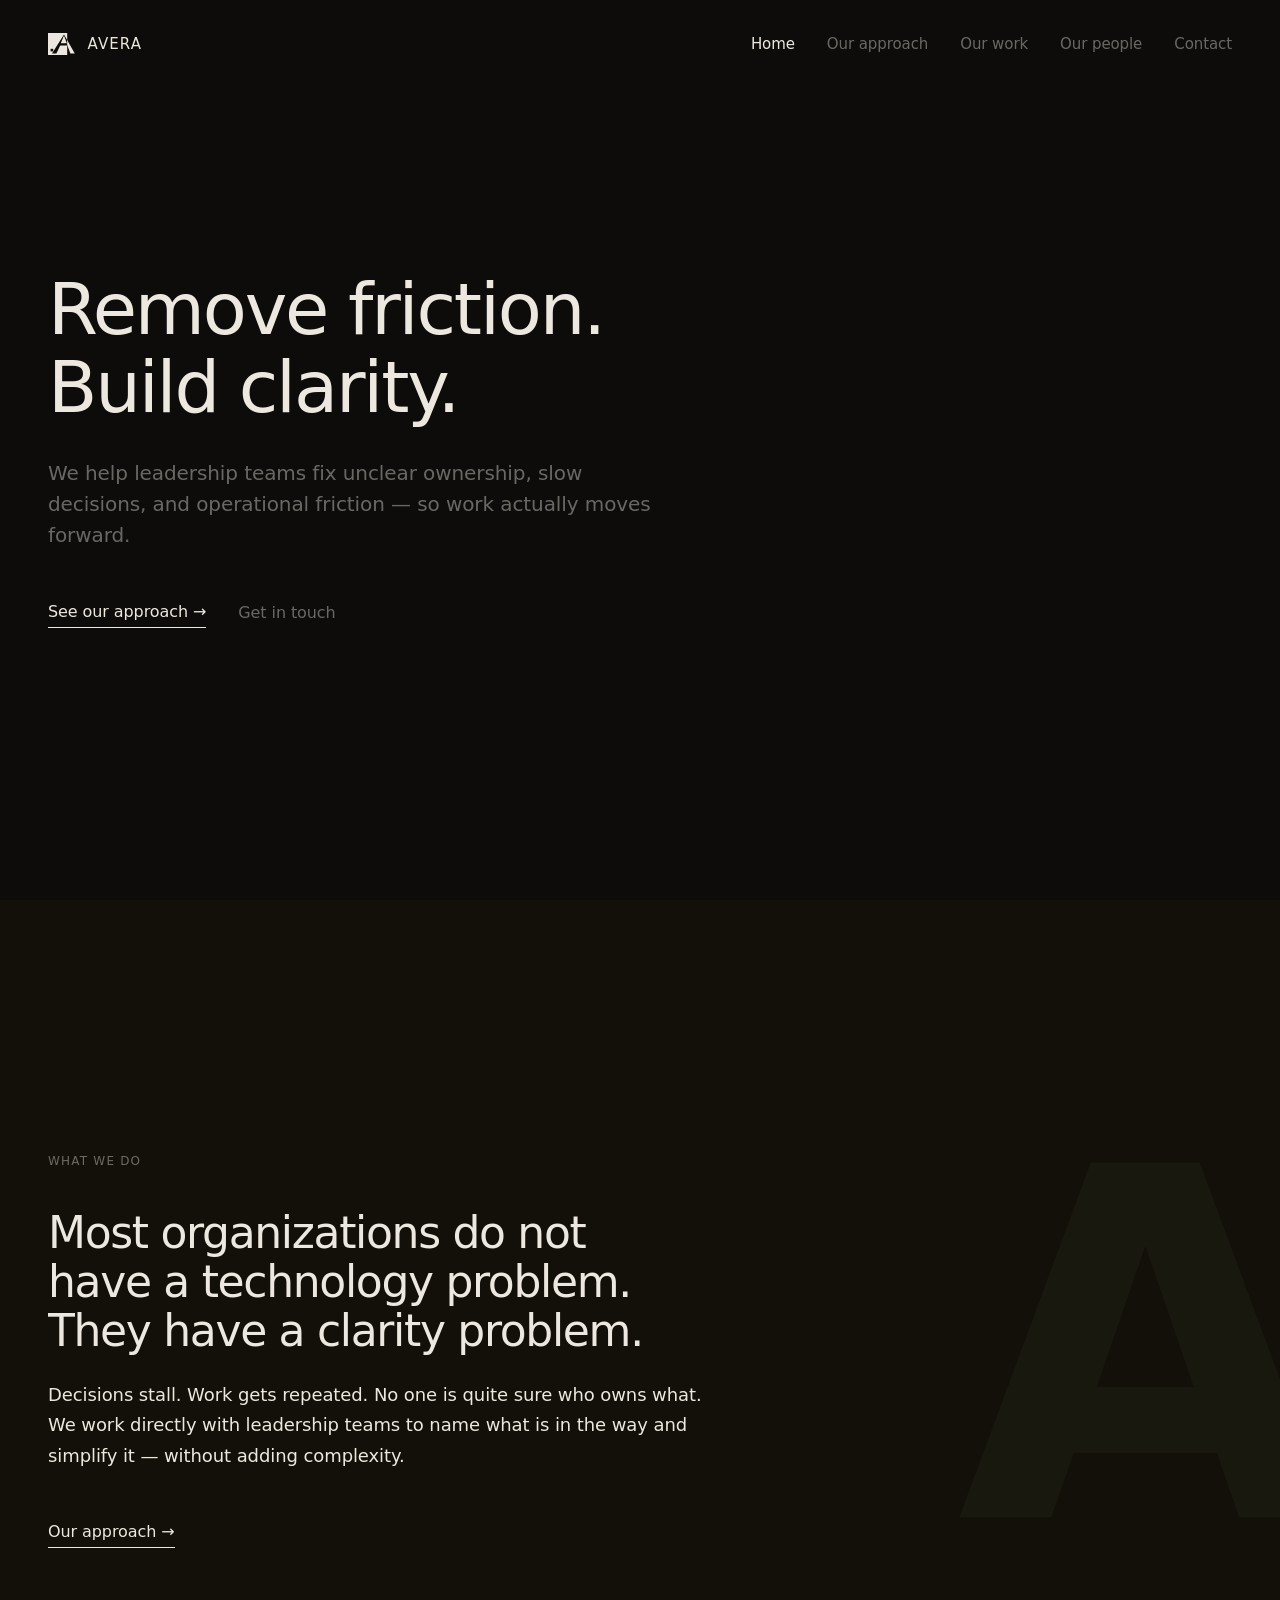
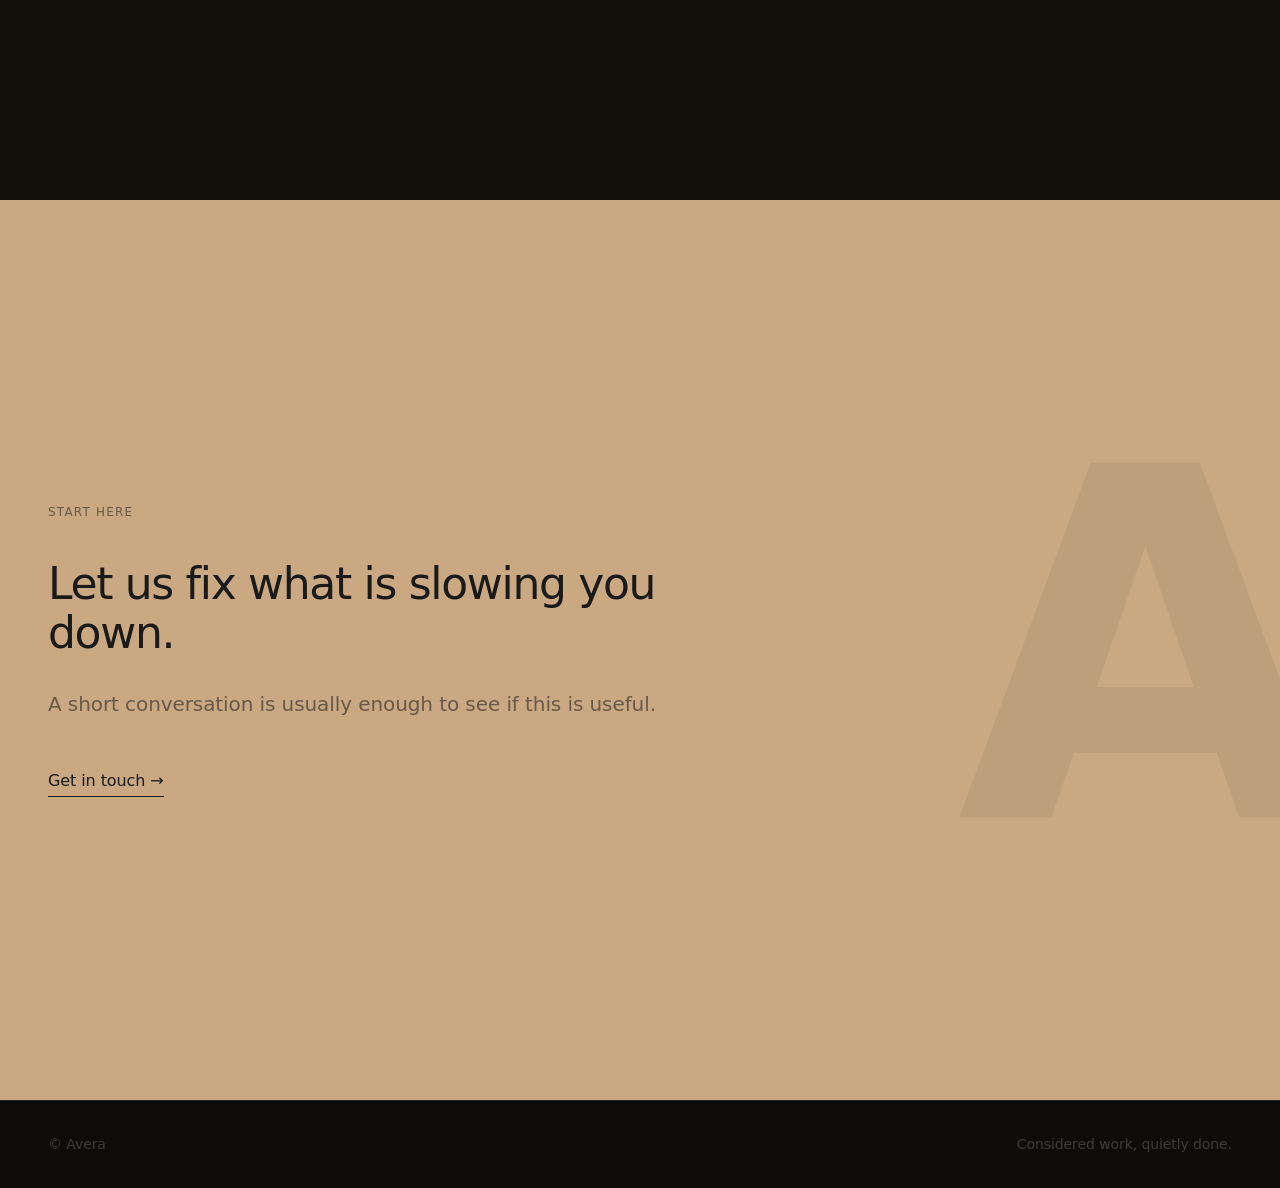
<file: index.html>
<!doctype html>
<html lang="en">
<head>
  <meta charset="utf-8" />
  <meta name="viewport" content="width=device-width, initial-scale=1" />
  <title>Avera — Remove friction. Build clarity.</title>
  <meta name="description" content="Avera helps leadership teams fix unclear ownership, slow decisions, and operational friction." />
  <link rel="preconnect" href="https://rsms.me/" />
  <link rel="stylesheet" href="https://rsms.me/inter/inter.css" />
  <link rel="stylesheet" href="style.css" />
  <style>
    /* Full-screen section layout for home */
    section {
      min-height: 100vh;
      display: flex;
      flex-direction: column;
      justify-content: center;
      padding: clamp(5rem, 10vh, 8rem) 0;
    }

    /* Hero */
    .hero {
      background: #0d0c0a;
      padding: 0;
      justify-content: flex-start;
    }

    .hero .site-header {
      flex-shrink: 0;
      border-bottom: none;
    }

    .hero-content {
      flex: 1;
      display: flex;
      flex-direction: column;
      justify-content: center;
      padding: 0 var(--gutter) clamp(5rem, 10vh, 8rem);
      max-width: calc(var(--container) + 2 * var(--gutter));
    }

    .hero-line { display: block; }

    /* Section colour palette */
    .statement { background: #121008; }
    .proof     { background: #0a0908; }

    .closing {
      background: #c9a882;
      --fg: #1a1a1a;
      --fg-muted: rgba(26, 26, 26, 0.55);
      color: var(--fg);
    }


    /* Hero lede + CTA hidden until animations.js reveals them */
    @media (prefers-reduced-motion: no-preference) {
      .hero [data-reveal] {
        opacity: 0;
        transform: translateY(36px);
        transition: opacity 900ms cubic-bezier(0.16, 1, 0.3, 1),
                    transform 900ms cubic-bezier(0.16, 1, 0.3, 1);
      }
      .hero [data-reveal].in-view { opacity: 1; transform: none; }
    }

    /* Large "A" watermark — bleeds from right edge of each section */
    .statement, .closing {
      position: relative;
      overflow: hidden;
    }

    .statement::after, .closing::after {
      content: 'A';
      position: absolute;
      right: -0.06em;
      top: 50%;
      font-size: clamp(18rem, 38vw, 38rem);
      font-weight: 700;
      letter-spacing: -0.05em;
      line-height: 0.85;
      pointer-events: none;
      user-select: none;
    }

    .statement::after { color: rgba(237, 232, 223, 0.032); }
    .closing::after   { color: rgba(26,  26,  26,  0.06);  }

    @media (prefers-reduced-motion: no-preference) {
      .statement::after, .closing::after {
        opacity: 0;
        transform: translateY(-50%) translateX(3.5rem);
        transition: opacity 2s cubic-bezier(0.16, 1, 0.3, 1),
                    transform 2s cubic-bezier(0.16, 1, 0.3, 1);
      }
      .statement.in-view::after, .closing.in-view::after {
        opacity: 1;
        transform: translateY(-50%) translateX(0);
      }
    }

    @media (prefers-reduced-motion: reduce) {
      .statement::after, .closing::after {
        transform: translateY(-50%);
      }
    }
  </style>
</head>
<body>

  <main>

    <!-- HERO -->
    <section class="hero" aria-labelledby="hero-title">
      <header class="site-header">
        <a href="index.html" class="mark" aria-label="Avera, home">
          <svg class="logo-mark" viewBox="0 0 158 110" xmlns="http://www.w3.org/2000/svg" aria-hidden="true">
            <defs>
              <clipPath id="lc-in"><rect width="96" height="110"/></clipPath>
              <clipPath id="lc-out"><rect x="96" width="62" height="110"/></clipPath>
            </defs>
            <rect width="96" height="110" fill="#ede8df"/>
            <rect x="13" y="79" width="13" height="13" fill="#0d0c0a"/>
            <path fill-rule="evenodd" fill="#0d0c0a" clip-path="url(#lc-in)"
              d="M80 7 L134 103 L112 103 L97 63 L61 63 L42 103 L20 103 Z M80 13 L94 51 L64 51 Z"/>
            <path fill-rule="evenodd" fill="#ede8df" clip-path="url(#lc-out)"
              d="M80 7 L134 103 L112 103 L97 63 L61 63 L42 103 L20 103 Z M80 13 L94 51 L64 51 Z"/>
          </svg>
          <span class="logo-name">Avera</span>
        </a>
        <nav class="nav" id="site-nav" aria-label="Primary">
          <a href="index.html" class="active">Home</a>
          <a href="approach.html">Our approach</a>
          <a href="work.html">Our work</a>
          <a href="people.html">Our people</a>
          <a href="contact.html">Contact</a>
        </nav>
      </header>
      <div class="hero-content">
        <h1 id="hero-title">
          <span class="hero-line">Remove friction.</span>
          <span class="hero-line">Build clarity.</span>
        </h1>
        <p class="lede" data-reveal>
          We help leadership teams fix unclear ownership, slow decisions, and operational friction &mdash; so work actually moves forward.
        </p>
        <div class="cta-row" data-reveal>
          <a class="cta" href="approach.html">See our approach &rarr;</a>
          <a class="cta-secondary" href="contact.html">Get in touch</a>
        </div>
      </div>
    </section>

    <!-- STATEMENT -->
    <section class="statement" aria-label="What we do">
      <div class="container">
        <p class="eyebrow" data-reveal>What we do</p>
        <h2 data-reveal>Most organizations do not have a technology problem. They have a clarity problem.</h2>
        <p class="body" data-reveal>Decisions stall. Work gets repeated. No one is quite sure who owns what. We work directly with leadership teams to name what is in the way and simplify it &mdash; without adding complexity.</p>
        <div class="cta-row" data-reveal>
          <a class="cta" href="approach.html">Our approach &rarr;</a>
        </div>
      </div>
    </section>

    <!-- CLOSING -->
    <section class="closing" id="contact" aria-label="Get in touch">
      <div class="container">
        <p class="eyebrow" data-reveal>Start here</p>
        <h2 data-reveal>Let us fix what is slowing you down.</h2>
        <p class="lede" data-reveal>A short conversation is usually enough to see if this is useful.</p>
        <div class="cta-row" data-reveal>
          <a class="cta" href="contact.html">Get in touch &rarr;</a>
        </div>
      </div>
    </section>

  </main>

  <footer>
    <span>&copy; Avera</span>
    <span>Considered work, quietly done.</span>
  </footer>

  <script src="animations.js"></script>

</body>
</html>
</file>
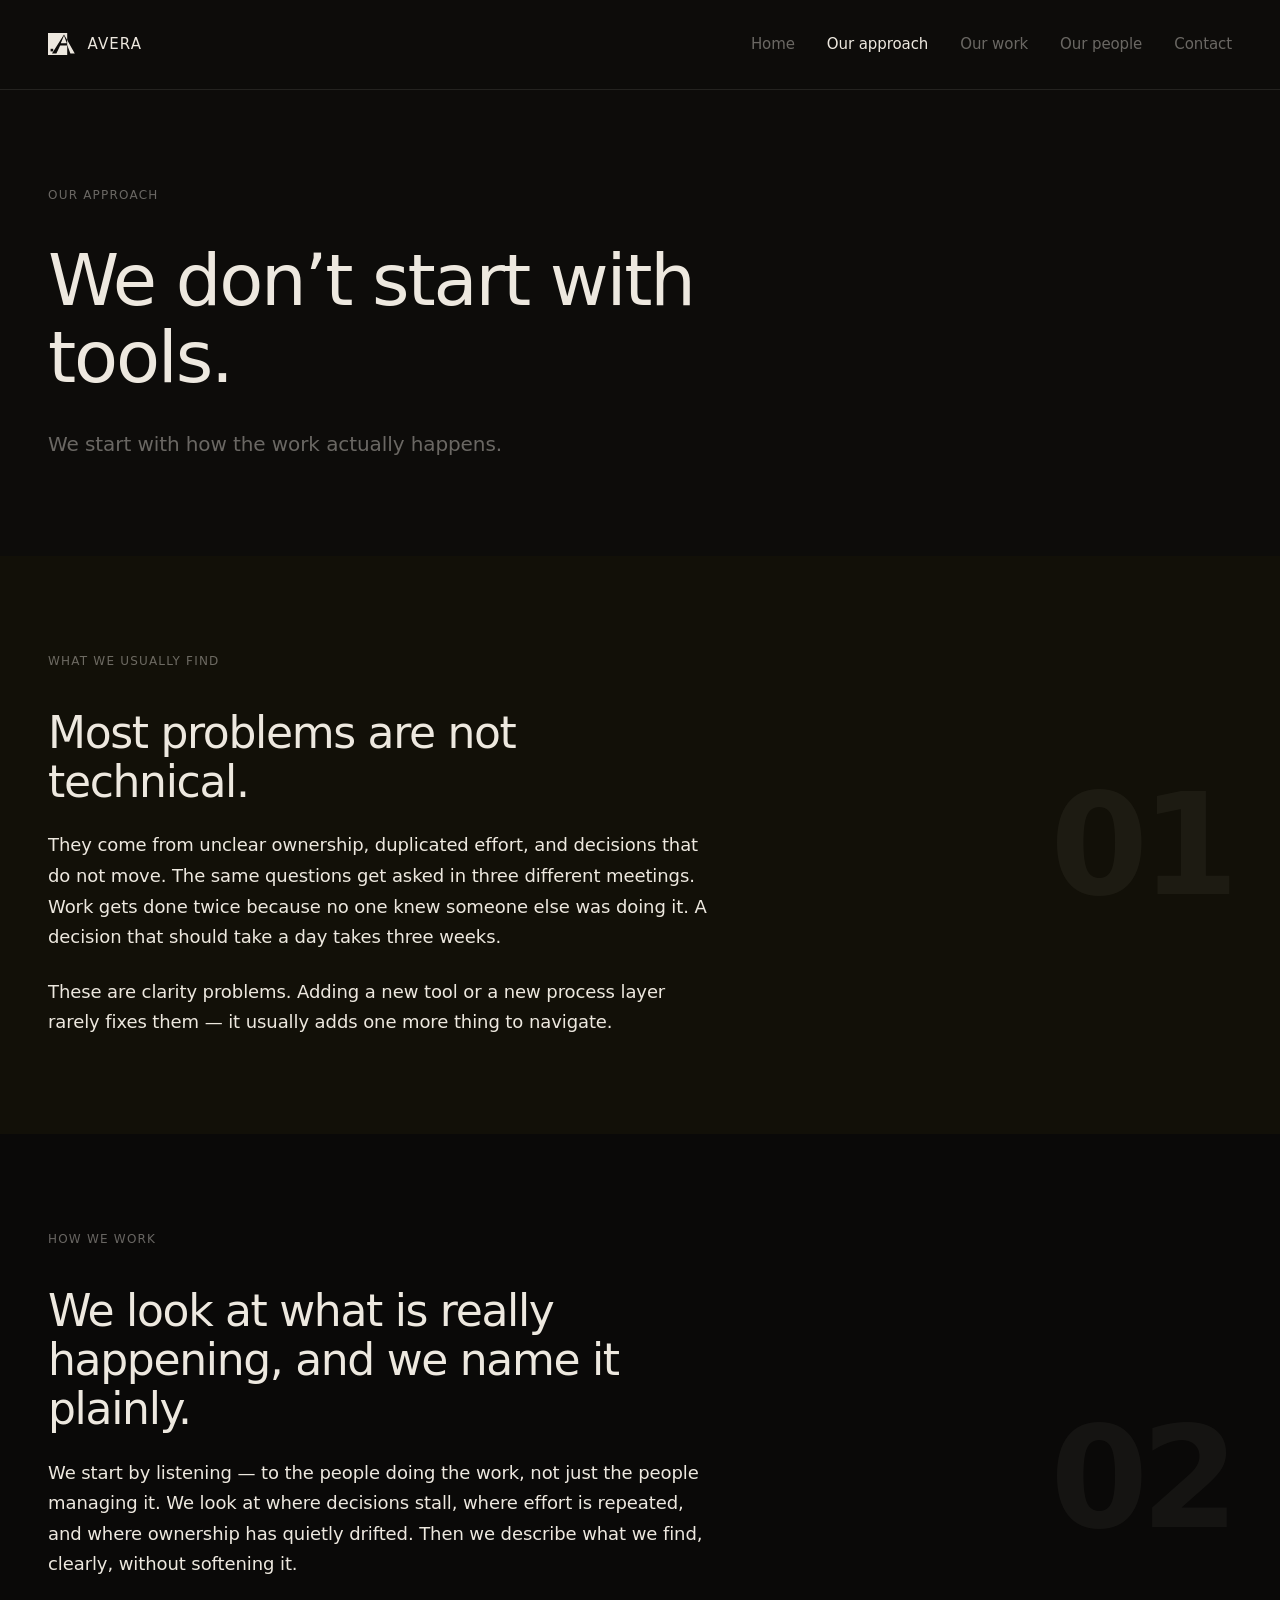
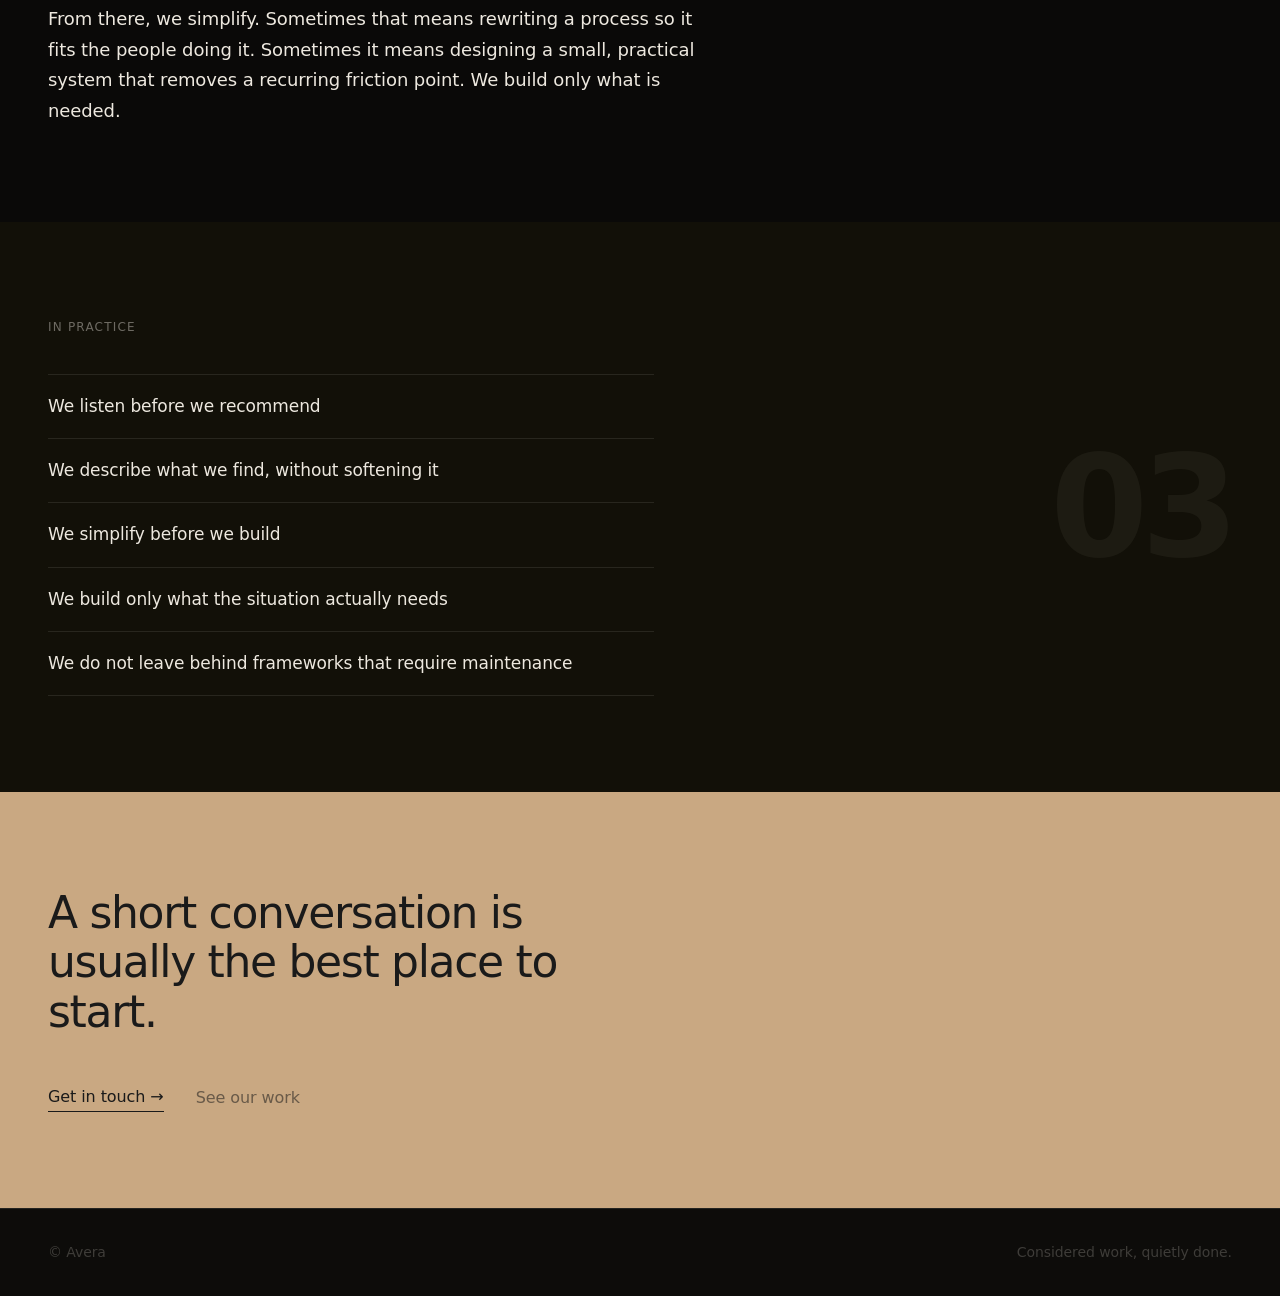
<file: approach.html>
<!doctype html>
<html lang="en">
<head>
  <meta charset="utf-8" />
  <meta name="viewport" content="width=device-width, initial-scale=1" />
  <title>Our approach — Avera</title>
  <meta name="description" content="How Avera works: starting from how work actually happens, naming what is in the way, and simplifying from there." />
  <link rel="preconnect" href="https://rsms.me/" />
  <link rel="stylesheet" href="https://rsms.me/inter/inter.css" />
  <link rel="stylesheet" href="style.css" />
</head>
<body>

  <header class="site-header">
    <a href="index.html" class="mark" aria-label="Avera, home">
      <svg class="logo-mark" viewBox="0 0 158 110" xmlns="http://www.w3.org/2000/svg" aria-hidden="true">
        <defs>
          <clipPath id="lc-in"><rect width="96" height="110"/></clipPath>
          <clipPath id="lc-out"><rect x="96" width="62" height="110"/></clipPath>
        </defs>
        <rect width="96" height="110" fill="#ede8df"/>
        <rect x="13" y="79" width="13" height="13" fill="#0d0c0a"/>
        <path fill-rule="evenodd" fill="#0d0c0a" clip-path="url(#lc-in)"
          d="M80 7 L134 103 L112 103 L97 63 L61 63 L42 103 L20 103 Z M80 13 L94 51 L64 51 Z"/>
        <path fill-rule="evenodd" fill="#ede8df" clip-path="url(#lc-out)"
          d="M80 7 L134 103 L112 103 L97 63 L61 63 L42 103 L20 103 Z M80 13 L94 51 L64 51 Z"/>
      </svg>
      <span class="logo-name">Avera</span>
    </a>
    <nav class="nav" id="site-nav" aria-label="Primary">
      <a href="index.html">Home</a>
      <a href="approach.html" class="active">Our approach</a>
      <a href="work.html">Our work</a>
      <a href="people.html">Our people</a>
      <a href="contact.html">Contact</a>
    </nav>
  </header>

  <main class="inner-main">

    <section aria-labelledby="page-title">
      <div class="page">
        <p class="eyebrow">Our approach</p>
        <h1 id="page-title">We don&rsquo;t start with tools.</h1>
        <p class="lede">We start with how the work actually happens.</p>
      </div>
    </section>

    <section class="section-b" aria-label="What we usually find" data-num="01">
      <div class="page">
        <p class="eyebrow" data-reveal>What we usually find</p>
        <h2 data-reveal>Most problems are not technical.</h2>
        <p class="body" data-reveal>
          They come from unclear ownership, duplicated effort, and decisions that
          do not move. The same questions get asked in three different meetings.
          Work gets done twice because no one knew someone else was doing it.
          A decision that should take a day takes three weeks.
        </p>
        <p class="body" data-reveal>
          These are clarity problems. Adding a new tool or a new process layer
          rarely fixes them &mdash; it usually adds one more thing to navigate.
        </p>
      </div>
    </section>

    <section class="section-c" aria-label="How we work" data-num="02">
      <div class="page">
        <p class="eyebrow" data-reveal>How we work</p>
        <h2 data-reveal>We look at what is really happening, and we name it plainly.</h2>
        <p class="body" data-reveal>
          We start by listening &mdash; to the people doing the work, not just the
          people managing it. We look at where decisions stall, where effort is
          repeated, and where ownership has quietly drifted. Then we describe
          what we find, clearly, without softening it.
        </p>
        <p class="body" data-reveal>
          From there, we simplify. Sometimes that means rewriting a process so it
          fits the people doing it. Sometimes it means designing a small, practical
          system that removes a recurring friction point. We build only what is needed.
        </p>
      </div>
    </section>

    <section class="section-b" aria-label="In practice" data-num="03">
      <div class="page">
        <p class="eyebrow" data-reveal>In practice</p>
        <ul class="principle-list">
          <li data-reveal>We listen before we recommend</li>
          <li data-reveal>We describe what we find, without softening it</li>
          <li data-reveal>We simplify before we build</li>
          <li data-reveal>We build only what the situation actually needs</li>
          <li data-reveal>We do not leave behind frameworks that require maintenance</li>
        </ul>
      </div>
    </section>

    <section class="section-cta" aria-label="Get in touch">
      <div class="page">
        <h2 data-reveal>A short conversation is usually the best place to start.</h2>
        <div class="cta-row" data-reveal>
          <a class="cta" href="contact.html">Get in touch &rarr;</a>
          <a class="cta-secondary" href="work.html">See our work</a>
        </div>
      </div>
    </section>

  </main>

  <footer>
    <span>&copy; Avera</span>
    <span>Considered work, quietly done.</span>
  </footer>

  <script src="animations.js"></script>

</body>
</html>
</file>
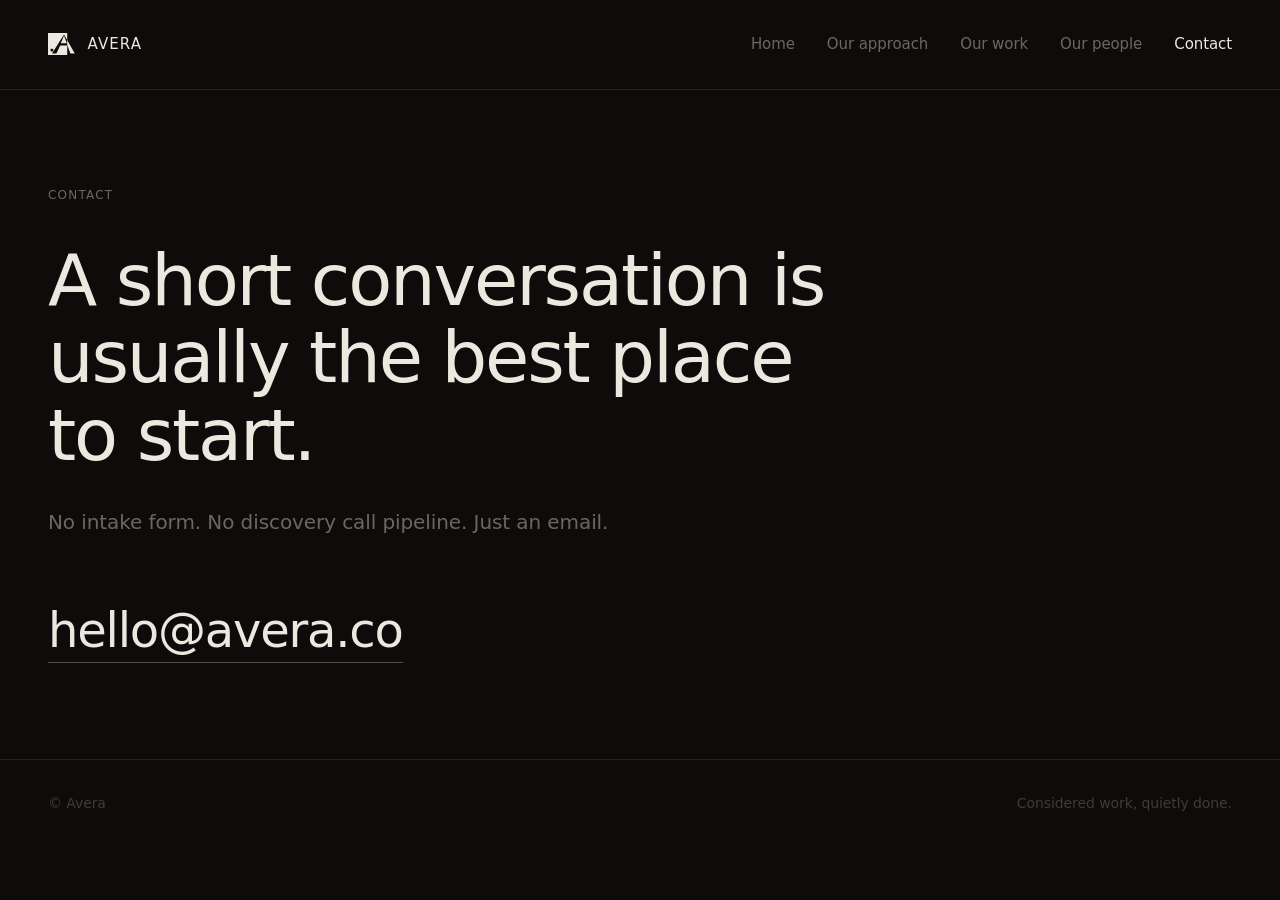
<file: contact.html>
<!doctype html>
<html lang="en">
<head>
  <meta charset="utf-8" />
  <meta name="viewport" content="width=device-width, initial-scale=1" />
  <title>Contact — Avera</title>
  <meta name="description" content="Get in touch with Avera. A short conversation is usually the best place to start." />
  <link rel="preconnect" href="https://rsms.me/" />
  <link rel="stylesheet" href="https://rsms.me/inter/inter.css" />
  <link rel="stylesheet" href="style.css" />
</head>
<body>

  <header class="site-header">
    <a href="index.html" class="mark" aria-label="Avera, home">
      <svg class="logo-mark" viewBox="0 0 158 110" xmlns="http://www.w3.org/2000/svg" aria-hidden="true">
        <defs>
          <clipPath id="lc-in"><rect width="96" height="110"/></clipPath>
          <clipPath id="lc-out"><rect x="96" width="62" height="110"/></clipPath>
        </defs>
        <rect width="96" height="110" fill="#ede8df"/>
        <rect x="13" y="79" width="13" height="13" fill="#0d0c0a"/>
        <path fill-rule="evenodd" fill="#0d0c0a" clip-path="url(#lc-in)"
          d="M80 7 L134 103 L112 103 L97 63 L61 63 L42 103 L20 103 Z M80 13 L94 51 L64 51 Z"/>
        <path fill-rule="evenodd" fill="#ede8df" clip-path="url(#lc-out)"
          d="M80 7 L134 103 L112 103 L97 63 L61 63 L42 103 L20 103 Z M80 13 L94 51 L64 51 Z"/>
      </svg>
      <span class="logo-name">Avera</span>
    </a>
    <nav class="nav" id="site-nav" aria-label="Primary">
      <a href="index.html">Home</a>
      <a href="approach.html">Our approach</a>
      <a href="work.html">Our work</a>
      <a href="people.html">Our people</a>
      <a href="contact.html" class="active">Contact</a>
    </nav>
  </header>

  <main class="inner-main">

    <section aria-labelledby="page-title">
      <div class="page">
        <p class="eyebrow">Contact</p>
        <h1 id="page-title">A short conversation is usually the best place to start.</h1>
        <p class="lede">No intake form. No discovery call pipeline. Just an email.</p>
        <div class="cta-row" style="margin-top: clamp(2.5rem, 5vw, 4rem);">
          <a class="contact-email" href="mailto:hello@avera.co">hello@avera.co</a>
        </div>
      </div>
    </section>

  </main>

  <footer>
    <span>&copy; Avera</span>
    <span>Considered work, quietly done.</span>
  </footer>

  <script src="animations.js"></script>
</body>
</html>
</file>
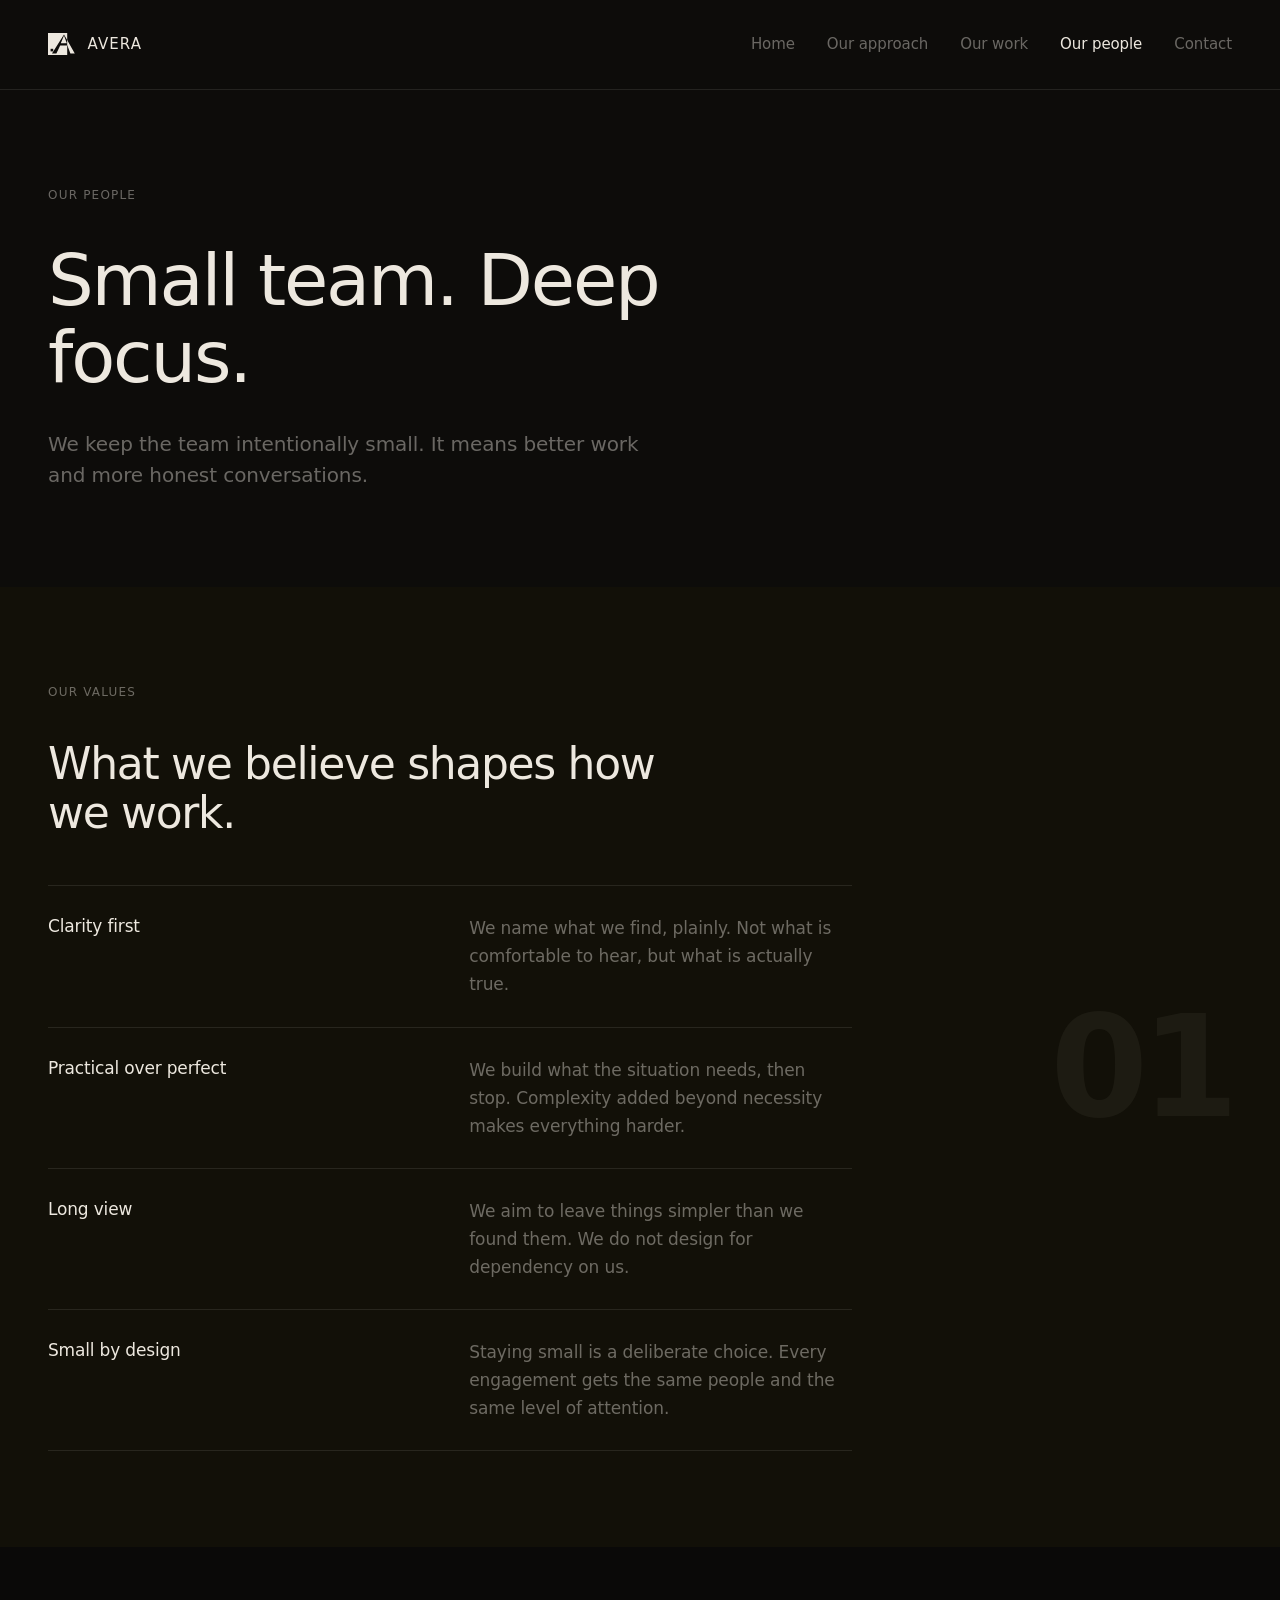
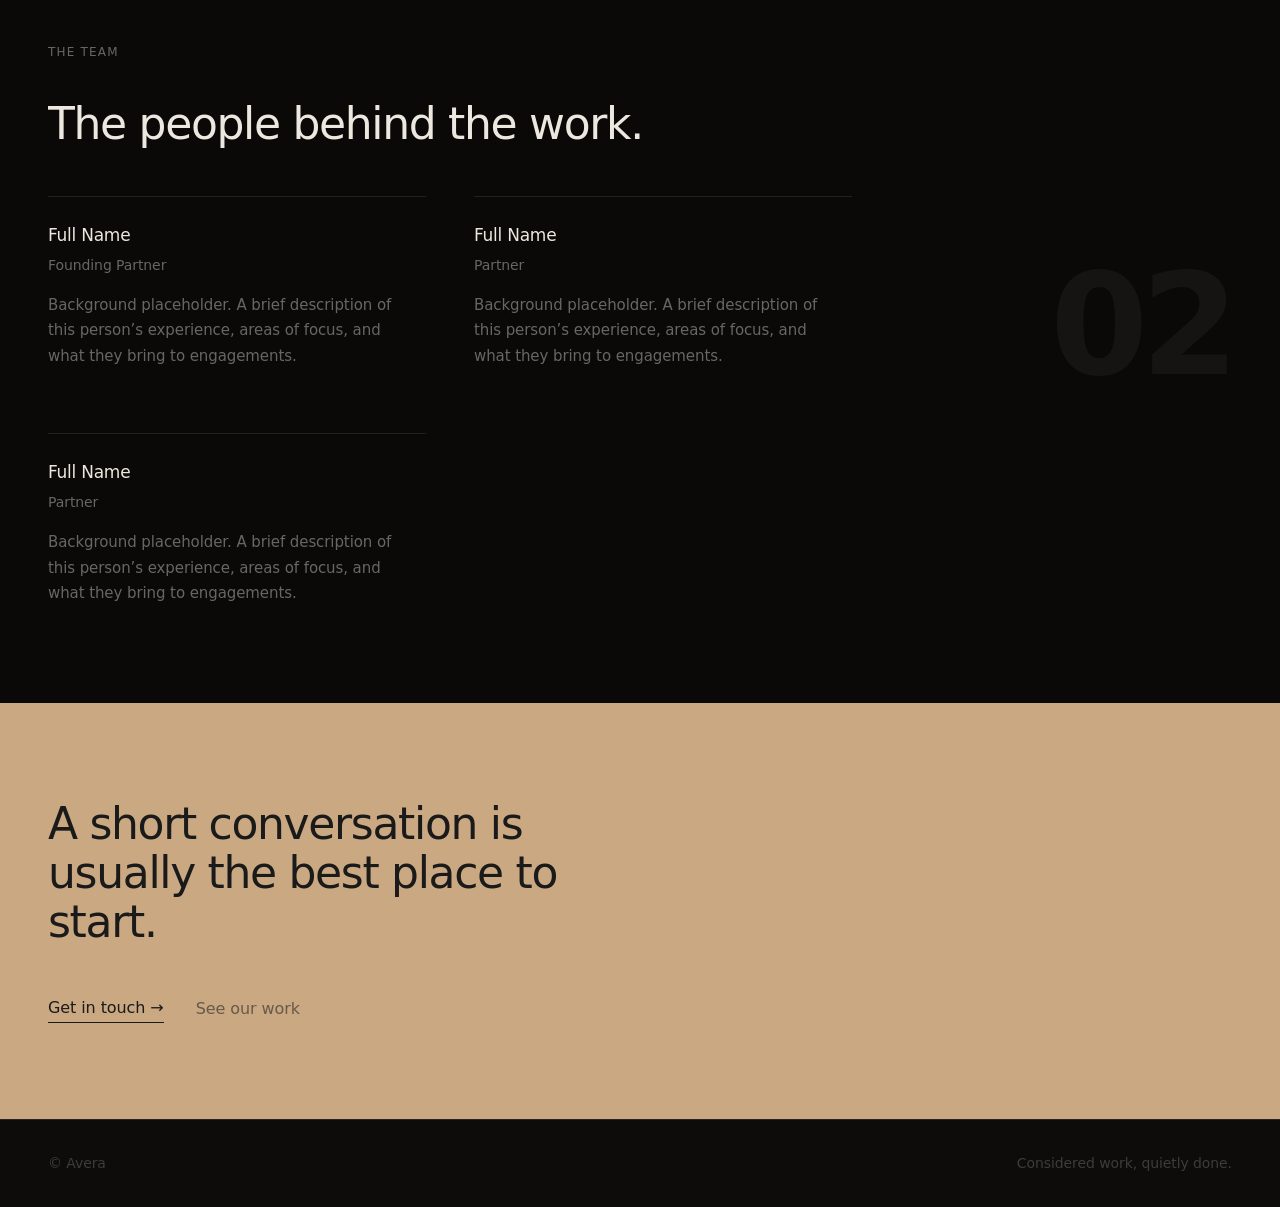
<file: people.html>
<!doctype html>
<html lang="en">
<head>
  <meta charset="utf-8" />
  <meta name="viewport" content="width=device-width, initial-scale=1" />
  <title>Our people — Avera</title>
  <meta name="description" content="The values and people behind Avera." />
  <link rel="preconnect" href="https://rsms.me/" />
  <link rel="stylesheet" href="https://rsms.me/inter/inter.css" />
  <link rel="stylesheet" href="style.css" />
</head>
<body>

  <header class="site-header">
    <a href="index.html" class="mark" aria-label="Avera, home">
      <svg class="logo-mark" viewBox="0 0 158 110" xmlns="http://www.w3.org/2000/svg" aria-hidden="true">
        <defs>
          <clipPath id="lc-in"><rect width="96" height="110"/></clipPath>
          <clipPath id="lc-out"><rect x="96" width="62" height="110"/></clipPath>
        </defs>
        <rect width="96" height="110" fill="#ede8df"/>
        <rect x="13" y="79" width="13" height="13" fill="#0d0c0a"/>
        <path fill-rule="evenodd" fill="#0d0c0a" clip-path="url(#lc-in)"
          d="M80 7 L134 103 L112 103 L97 63 L61 63 L42 103 L20 103 Z M80 13 L94 51 L64 51 Z"/>
        <path fill-rule="evenodd" fill="#ede8df" clip-path="url(#lc-out)"
          d="M80 7 L134 103 L112 103 L97 63 L61 63 L42 103 L20 103 Z M80 13 L94 51 L64 51 Z"/>
      </svg>
      <span class="logo-name">Avera</span>
    </a>
    <nav class="nav" id="site-nav" aria-label="Primary">
      <a href="index.html">Home</a>
      <a href="approach.html">Our approach</a>
      <a href="work.html">Our work</a>
      <a href="people.html" class="active">Our people</a>
      <a href="contact.html">Contact</a>
    </nav>
  </header>

  <main class="inner-main">

    <section aria-labelledby="page-title">
      <div class="page">
        <p class="eyebrow">Our people</p>
        <h1 id="page-title">Small team. Deep focus.</h1>
        <p class="lede">We keep the team intentionally small. It means better work and more honest conversations.</p>
      </div>
    </section>

    <section class="section-b" aria-label="Our values" data-num="01">
      <div class="page">
        <p class="eyebrow" data-reveal>Our values</p>
        <h2 data-reveal>What we believe shapes how we work.</h2>
        <ul class="values-list" aria-label="Values">
          <li class="values-item" data-reveal>
            <p class="value-name">Clarity first</p>
            <p class="value-desc">We name what we find, plainly. Not what is comfortable to hear, but what is actually true.</p>
          </li>
          <li class="values-item" data-reveal>
            <p class="value-name">Practical over perfect</p>
            <p class="value-desc">We build what the situation needs, then stop. Complexity added beyond necessity makes everything harder.</p>
          </li>
          <li class="values-item" data-reveal>
            <p class="value-name">Long view</p>
            <p class="value-desc">We aim to leave things simpler than we found them. We do not design for dependency on us.</p>
          </li>
          <li class="values-item" data-reveal>
            <p class="value-name">Small by design</p>
            <p class="value-desc">Staying small is a deliberate choice. Every engagement gets the same people and the same level of attention.</p>
          </li>
        </ul>
      </div>
    </section>

    <section class="section-c" aria-label="The team" data-num="02">
      <div class="page">
        <p class="eyebrow" data-reveal>The team</p>
        <h2 data-reveal>The people behind the work.</h2>
        <div class="people-grid">

          <div class="person-card" data-reveal>
            <p class="person-name">Full Name</p>
            <p class="person-role">Founding Partner</p>
            <p class="person-bio">Background placeholder. A brief description of this person&rsquo;s experience, areas of focus, and what they bring to engagements.</p>
          </div>

          <div class="person-card" data-reveal>
            <p class="person-name">Full Name</p>
            <p class="person-role">Partner</p>
            <p class="person-bio">Background placeholder. A brief description of this person&rsquo;s experience, areas of focus, and what they bring to engagements.</p>
          </div>

          <div class="person-card" data-reveal>
            <p class="person-name">Full Name</p>
            <p class="person-role">Partner</p>
            <p class="person-bio">Background placeholder. A brief description of this person&rsquo;s experience, areas of focus, and what they bring to engagements.</p>
          </div>

        </div>
      </div>
    </section>

    <section class="section-cta" aria-label="Get in touch">
      <div class="page">
        <h2 data-reveal>A short conversation is usually the best place to start.</h2>
        <div class="cta-row" data-reveal>
          <a class="cta" href="contact.html">Get in touch &rarr;</a>
          <a class="cta-secondary" href="work.html">See our work</a>
        </div>
      </div>
    </section>

  </main>

  <footer>
    <span>&copy; Avera</span>
    <span>Considered work, quietly done.</span>
  </footer>

  <script src="animations.js"></script>

</body>
</html>
</file>
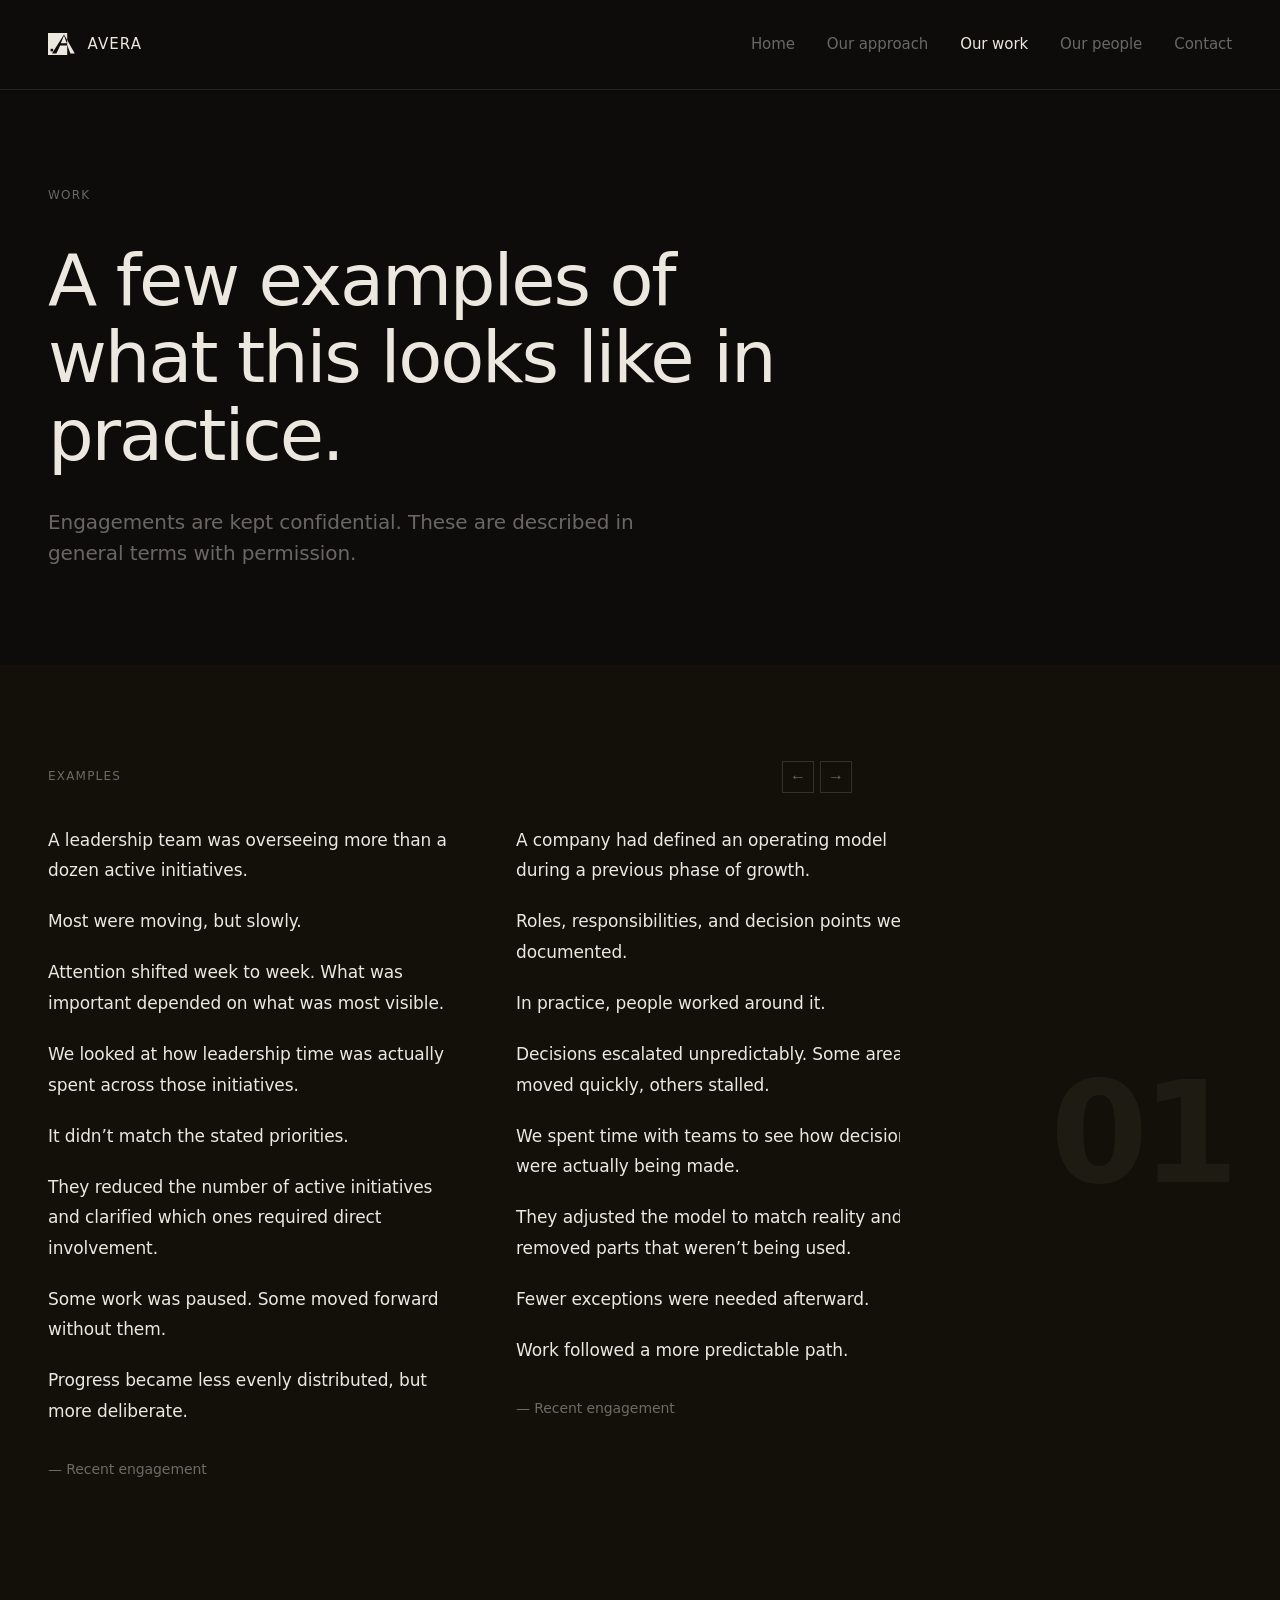
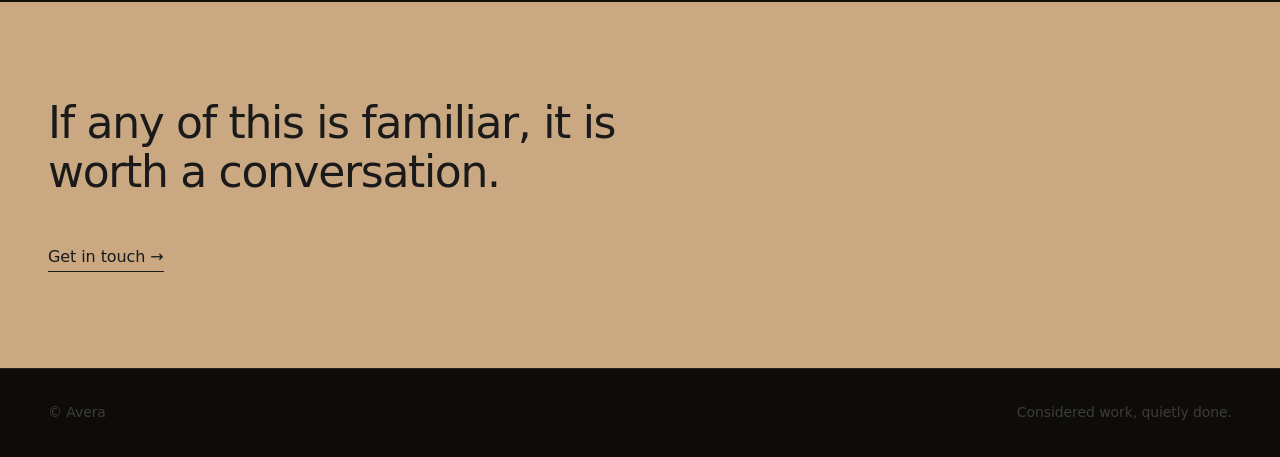
<file: work.html>
<!doctype html>
<html lang="en">
<head>
  <meta charset="utf-8" />
  <meta name="viewport" content="width=device-width, initial-scale=1" />
  <title>Our work — Avera</title>
  <meta name="description" content="Examples of Avera's work: fixing operational clarity for leadership teams." />
  <link rel="preconnect" href="https://rsms.me/" />
  <link rel="stylesheet" href="https://rsms.me/inter/inter.css" />
  <link rel="stylesheet" href="style.css" />
</head>
<body>

  <header class="site-header">
    <a href="index.html" class="mark" aria-label="Avera, home">
      <svg class="logo-mark" viewBox="0 0 158 110" xmlns="http://www.w3.org/2000/svg" aria-hidden="true">
        <defs>
          <clipPath id="lc-in"><rect width="96" height="110"/></clipPath>
          <clipPath id="lc-out"><rect x="96" width="62" height="110"/></clipPath>
        </defs>
        <rect width="96" height="110" fill="#ede8df"/>
        <rect x="13" y="79" width="13" height="13" fill="#0d0c0a"/>
        <path fill-rule="evenodd" fill="#0d0c0a" clip-path="url(#lc-in)"
          d="M80 7 L134 103 L112 103 L97 63 L61 63 L42 103 L20 103 Z M80 13 L94 51 L64 51 Z"/>
        <path fill-rule="evenodd" fill="#ede8df" clip-path="url(#lc-out)"
          d="M80 7 L134 103 L112 103 L97 63 L61 63 L42 103 L20 103 Z M80 13 L94 51 L64 51 Z"/>
      </svg>
      <span class="logo-name">Avera</span>
    </a>
    <nav class="nav" id="site-nav" aria-label="Primary">
      <a href="index.html">Home</a>
      <a href="approach.html">Our approach</a>
      <a href="work.html" class="active">Our work</a>
      <a href="people.html">Our people</a>
      <a href="contact.html">Contact</a>
    </nav>
  </header>

  <main class="inner-main">

    <section aria-labelledby="page-title">
      <div class="page">
        <p class="eyebrow">Work</p>
        <h1 id="page-title">A few examples of what this looks like in practice.</h1>
        <p class="lede">Engagements are kept confidential. These are described in general terms with permission.</p>
      </div>
    </section>

    <section class="section-b" aria-label="Examples" data-num="01">
      <div class="page">

        <div class="examples-header">
          <p class="eyebrow">Examples</p>
          <div class="examples-nav" aria-label="Browse examples">
            <button class="examples-btn" id="ex-prev" aria-label="Previous example">&#8592;</button>
            <button class="examples-btn" id="ex-next" aria-label="Next example">&#8594;</button>
          </div>
        </div>

        <div class="examples-track-outer">
          <div class="examples-track" id="examples-track">

            <div class="example-item">
              <div class="example-text">
                <p>A leadership team was overseeing more than a dozen active initiatives.</p>
                <p>Most were moving, but slowly.</p>
                <p>Attention shifted week to week. What was important depended on what was most visible.</p>
                <p>We looked at how leadership time was actually spent across those initiatives.</p>
                <p>It didn&rsquo;t match the stated priorities.</p>
                <p>They reduced the number of active initiatives and clarified which ones required direct involvement.</p>
                <p>Some work was paused. Some moved forward without them.</p>
                <p>Progress became less evenly distributed, but more deliberate.</p>
              </div>
              <p class="example-attrib">&mdash; Recent engagement</p>
            </div>

            <div class="example-item">
              <div class="example-text">
                <p>A company had defined an operating model during a previous phase of growth.</p>
                <p>Roles, responsibilities, and decision points were documented.</p>
                <p>In practice, people worked around it.</p>
                <p>Decisions escalated unpredictably. Some areas moved quickly, others stalled.</p>
                <p>We spent time with teams to see how decisions were actually being made.</p>
                <p>They adjusted the model to match reality and removed parts that weren&rsquo;t being used.</p>
                <p>Fewer exceptions were needed afterward.</p>
                <p>Work followed a more predictable path.</p>
              </div>
              <p class="example-attrib">&mdash; Recent engagement</p>
            </div>

            <div class="example-item">
              <div class="example-text">
                <p>A leadership team set clear quarterly priorities.</p>
                <p>But they didn&rsquo;t consistently translate into team-level work.</p>
                <p>Some areas over-indexed on them. Others ignored them entirely.</p>
                <p>We looked at how priorities were being turned into plans.</p>
                <p>There was no clear link between the two.</p>
                <p>They introduced a simple layer to connect priorities to execution.</p>
                <p>Over time, the work began to reflect the intent.</p>
              </div>
              <p class="example-attrib">&mdash; Recent engagement</p>
            </div>

          </div>
        </div>

      </div>
    </section>

    <section class="section-cta" aria-label="Get in touch">
      <div class="page">
        <h2 data-reveal>If any of this is familiar, it is worth a conversation.</h2>
        <div class="cta-row" data-reveal>
          <a class="cta" href="contact.html">Get in touch &rarr;</a>
        </div>
      </div>
    </section>

  </main>

  <footer>
    <span>&copy; Avera</span>
    <span>Considered work, quietly done.</span>
  </footer>

  <script src="animations.js"></script>
  <script>
    (function () {
      var track = document.getElementById('examples-track');
      if (!track) return;
      var btnPrev = document.getElementById('ex-prev');
      var btnNext = document.getElementById('ex-next');
      function stepWidth() {
        var item = track.querySelector('.example-item');
        var gap = parseFloat(getComputedStyle(track).gap) || 0;
        return item ? item.offsetWidth + gap : 440;
      }
      if (btnPrev) btnPrev.addEventListener('click', function () {
        track.scrollBy({ left: -stepWidth(), behavior: 'smooth' });
      });
      if (btnNext) btnNext.addEventListener('click', function () {
        track.scrollBy({ left: stepWidth(), behavior: 'smooth' });
      });
    }());
  </script>

</body>
</html>
</file>
<file: style.css>
:root {
  --bg: #0d0c0a;
  --fg: #ede8df;
  --fg-muted: rgba(237, 232, 223, 0.42);
  --rule: rgba(237, 232, 223, 0.1);
  --gutter: clamp(1.5rem, 5vw, 3rem);
  --container: 900px;
}

@supports (font-variation-settings: normal) {
  html { font-family: 'Inter var', Inter, system-ui, -apple-system, sans-serif; }
}

* { box-sizing: border-box; }
html { scroll-behavior: smooth; }

html, body {
  margin: 0;
  padding: 0;
  background: var(--bg);
  color: var(--fg);
  font-family: Inter, system-ui, -apple-system, sans-serif;
  font-feature-settings: "ss01", "cv11";
  -webkit-font-smoothing: antialiased;
  -moz-osx-font-smoothing: grayscale;
  text-rendering: optimizeLegibility;
}

body {
  font-size: 18px;
  line-height: 1.65;
  letter-spacing: -0.005em;
}

a { color: inherit; text-decoration: none; }

/* =====================
   CONTAINERS
===================== */
.container {
  max-width: var(--container);
  padding: 0 var(--gutter);
  width: 100%;
}

.page {
  max-width: var(--container);
  padding: 0 var(--gutter);
}

/* =====================
   HEADER
===================== */
.site-header {
  display: flex;
  justify-content: space-between;
  align-items: center;
  padding: clamp(1.5rem, 3vw, 2rem) var(--gutter);
  border-bottom: 1px solid var(--rule);
}

.mark {
  display: flex;
  align-items: center;
  gap: 0.5rem;
}

.logo-mark {
  display: block;
  height: 22px;
  width: auto;
  flex-shrink: 0;
}

.logo-name {
  font-size: 0.9375rem;
  font-weight: 500;
  letter-spacing: 0.07em;
  text-transform: uppercase;
  color: var(--fg);
}

.nav {
  display: flex;
  gap: clamp(1.25rem, 3vw, 2rem);
  font-size: 0.9375rem;
}

.nav a {
  color: var(--fg-muted);
  transition: color 160ms ease;
}

.nav a:hover,
.nav a.active {
  color: var(--fg);
}

.nav a.active { font-weight: 500; }

/* =====================
   INNER PAGE SECTIONS
===================== */
main.inner-main section {
  padding: clamp(4rem, 8vw, 6rem) 0;
}

/* Section colour variants — used as dividers instead of rules */
.section-b   { background: #121008; }
.section-c   { background: #0a0908; }
.section-cta {
  background: #c9a882;
  --fg: #1a1a1a;
  --fg-muted: rgba(26, 26, 26, 0.55);
  color: var(--fg);
}

/* =====================
   TYPOGRAPHY
===================== */
h1, h2, h3 {
  font-weight: 500;
  letter-spacing: -0.03em;
  line-height: 1.08;
  margin: 0;
}

h1 { font-size: clamp(2.5rem, 6.5vw, 4.5rem); }

h2 {
  font-size: clamp(1.75rem, 3.8vw, 2.75rem);
  line-height: 1.12;
  max-width: 22ch;
}

h3 {
  font-size: 1.0625rem;
  letter-spacing: -0.01em;
  line-height: 1.45;
}

p {
  margin: 0;
  max-width: 60ch;
}

p + p { margin-top: 1.2em; }

.eyebrow {
  font-size: 0.75rem;
  font-weight: 500;
  letter-spacing: 0.1em;
  text-transform: uppercase;
  color: var(--fg-muted);
  margin: 0 0 clamp(1.5rem, 3vw, 2.25rem);
}

.lede {
  margin-top: clamp(1.5rem, 3vw, 2rem);
  font-size: clamp(1.0625rem, 2.2vw, 1.25rem);
  color: var(--fg-muted);
  max-width: 48ch;
  line-height: 1.55;
}

.body {
  margin-top: clamp(1.25rem, 2vw, 1.5rem);
  line-height: 1.7;
  max-width: 58ch;
}

/* =====================
   CTA
===================== */
.cta-row {
  margin-top: clamp(2rem, 4vw, 3rem);
  display: flex;
  align-items: center;
  gap: 2rem;
  flex-wrap: wrap;
}

.cta {
  font-size: 1rem;
  font-weight: 500;
  border-bottom: 1px solid currentColor;
  padding-bottom: 1px;
  display: inline-flex;
  align-items: center;
  gap: 0.4rem;
  transition: opacity 160ms ease;
}

.cta:hover { opacity: 0.55; }

.cta-secondary {
  font-size: 1rem;
  color: var(--fg-muted);
  transition: color 160ms ease;
}

.cta-secondary:hover { color: var(--fg); }

/* =====================
   BLOCKQUOTE
===================== */
blockquote {
  margin: 0;
  padding-left: clamp(1.25rem, 2.5vw, 1.75rem);
  border-left: 1px solid rgba(237, 232, 223, 0.25);
  font-size: clamp(1.0625rem, 2.2vw, 1.375rem);
  letter-spacing: -0.01em;
  line-height: 1.65;
  max-width: 52ch;
  transition: border-color 300ms ease;
}

blockquote:hover { border-left-color: rgba(237, 232, 223, 0.55); }
blockquote p { max-width: none; }
blockquote p + p { margin-top: 1em; }

.attrib {
  margin-top: 1.25rem;
  padding-left: clamp(1.25rem, 2.5vw, 1.75rem);
  font-size: 0.875rem;
  color: var(--fg-muted);
}

/* =====================
   PRINCIPLE LIST
===================== */
.principle-list {
  list-style: none;
  margin: 0;
  padding: 0;
}

.principle-list li {
  padding: clamp(0.875rem, 1.5vw, 1.125rem) 0;
  border-bottom: 1px solid var(--rule);
  line-height: 1.6;
  max-width: 56ch;
  font-size: 1.0625rem;
  transition: transform 220ms ease;
}

.principle-list li:first-child { border-top: 1px solid var(--rule); }

@media (hover: hover) {
  .principle-list li:hover { transform: translateX(6px); }
}

/* =====================
   VALUES LIST
   Two-column: name | description.
   Collapses to single column on narrow screens.
===================== */
.values-list {
  list-style: none;
  margin: clamp(2rem, 4vw, 3rem) 0 0;
  padding: 0;
}

.values-item {
  display: grid;
  grid-template-columns: 1fr 1fr;
  gap: clamp(1rem, 3vw, 2.5rem);
  padding: clamp(1.25rem, 2.5vw, 1.75rem) 0;
  border-bottom: 1px solid var(--rule);
}

.values-item:first-child { border-top: 1px solid var(--rule); }

.value-name {
  font-size: 1.0625rem;
  font-weight: 500;
  letter-spacing: -0.01em;
  line-height: 1.5;
  margin: 0;
}

.value-desc {
  font-size: 1.0625rem;
  color: var(--fg-muted);
  line-height: 1.65;
  margin: 0;
  max-width: 44ch;
}

@media (max-width: 600px) {
  .values-item { grid-template-columns: 1fr; gap: 0.5rem; }
}

/* =====================
   PEOPLE GRID
===================== */
.people-grid {
  display: grid;
  grid-template-columns: repeat(auto-fill, minmax(260px, 1fr));
  gap: clamp(2rem, 5vw, 4rem) clamp(2rem, 4vw, 3rem);
  margin-top: clamp(2rem, 4vw, 3rem);
}

.person-card {
  border-top: 1px solid var(--rule);
  padding-top: clamp(1rem, 2vw, 1.5rem);
}

.person-name {
  font-size: 1.0625rem;
  font-weight: 500;
  letter-spacing: -0.015em;
  margin: 0;
}

.person-role {
  font-size: 0.875rem;
  color: var(--fg-muted);
  margin: 0.3rem 0 0;
}

.person-bio {
  font-size: 0.9375rem;
  color: var(--fg-muted);
  line-height: 1.7;
  margin: 1rem 0 0;
  max-width: 38ch;
}

/* =====================
   EXAMPLES SCROLL
===================== */
.examples-header {
  display: flex;
  justify-content: space-between;
  align-items: center;
  margin-bottom: clamp(1.5rem, 3vw, 2rem);
}

.examples-header .eyebrow { margin: 0; }

.examples-nav {
  display: flex;
  gap: 0.375rem;
  flex-shrink: 0;
}

.examples-btn {
  background: none;
  border: 1px solid rgba(237, 232, 223, 0.15);
  color: var(--fg-muted);
  width: 2rem;
  height: 2rem;
  display: flex;
  align-items: center;
  justify-content: center;
  cursor: pointer;
  font-size: 1rem;
  line-height: 1;
  padding: 0;
  transition: color 160ms ease, border-color 160ms ease;
}

.examples-btn:hover {
  color: var(--fg);
  border-color: rgba(237, 232, 223, 0.5);
}

.examples-track-outer {
  margin-left: calc(-1 * var(--gutter));
  margin-right: calc(-1 * var(--gutter));
}

.examples-track {
  display: flex;
  gap: clamp(2rem, 4vw, 3rem);
  overflow-x: auto;
  -webkit-overflow-scrolling: touch;
  scroll-behavior: smooth;
  padding: 0 var(--gutter) clamp(1rem, 2vw, 1.5rem);
  scrollbar-width: none;
}

.examples-track::-webkit-scrollbar { display: none; }

.example-item {
  flex: 0 0 clamp(280px, 48vw, 420px);
}

.example-text {
  font-size: 1.0625rem;
  line-height: 1.8;
}

.example-text p { max-width: none; }

.example-attrib {
  margin-top: 2rem;
  font-size: 0.875rem;
  color: var(--fg-muted);
}

/* =====================
   CONTACT EMAIL
===================== */
.contact-email {
  display: inline-block;
  font-size: clamp(1.75rem, 5vw, 3rem);
  font-weight: 500;
  letter-spacing: -0.025em;
  line-height: 1.2;
  border-bottom: 1px solid rgba(237, 232, 223, 0.3);
  padding-bottom: 3px;
  transition: border-color 200ms ease;
}

.contact-email:hover { border-color: var(--fg); }

/* =====================
   FOOTER
===================== */
footer {
  border-top: 1px solid var(--rule);
  padding: clamp(1.5rem, 3vw, 2rem) var(--gutter);
  display: flex;
  justify-content: space-between;
  align-items: baseline;
  font-size: 0.875rem;
  color: rgba(237, 232, 223, 0.22);
  flex-wrap: wrap;
  gap: 1rem;
}

/* =====================
   LINE-MASK REVEAL
   Text slides up through an overflow:hidden wrapper.
   Applied to h1/h2 elements by animations.js.
===================== */
.line-mask {
  display: block;
  overflow: hidden;
  /* Extra padding so descenders aren't clipped */
  padding-bottom: 0.08em;
  margin-bottom: -0.08em;
}

.line-inner {
  display: block;
  transform: translateY(108%);
  transition: transform 0.95s cubic-bezier(0.16, 1, 0.3, 1);
}

.line-inner.visible { transform: translateY(0); }

/* =====================
   SCROLL REVEALS
===================== */
@media (prefers-reduced-motion: no-preference) {
  [data-reveal] {
    opacity: 0;
    transform: translateY(44px);
    transition: opacity 750ms cubic-bezier(0.16, 1, 0.3, 1),
                transform 750ms cubic-bezier(0.16, 1, 0.3, 1);
  }
  [data-reveal].in-view { opacity: 1; transform: none; }
}


@media (prefers-reduced-motion: reduce) {
  * { transition: none !important; animation: none !important; }
}

/* =====================
   PAGE TRANSITIONS — cream curtain wipe
===================== */
.page-overlay {
  position: fixed;
  inset: 0;
  background: #ede8df;
  z-index: 9999;
  pointer-events: none;
  /* JS manages transform + transition inline */
}

/* =====================
   SECTION NUMBER WATERMARKS
   Large faint ordinal in the right margin of inner page
   content sections (visible on wide screens only).
===================== */
@media (min-width: 1200px) {
  main.inner-main section[data-num] { position: relative; }

  main.inner-main section[data-num]::after {
    content: attr(data-num);
    position: absolute;
    right: var(--gutter);
    top: 50%;
    transform: translateY(-50%);
    font-size: clamp(6rem, 11vw, 11rem);
    font-weight: 700;
    color: rgba(237, 232, 223, 0.05);
    letter-spacing: -0.05em;
    line-height: 1;
    pointer-events: none;
    user-select: none;
  }
}

@media (min-width: 1200px) and (prefers-reduced-motion: no-preference) {
  main.inner-main section[data-num]::after {
    opacity: 0;
    transform: translateY(-50%) translateX(2.5rem);
    transition: opacity 1.5s cubic-bezier(0.16, 1, 0.3, 1),
                transform 1.5s cubic-bezier(0.16, 1, 0.3, 1);
  }
  main.inner-main section.in-view[data-num]::after {
    opacity: 1;
    transform: translateY(-50%) translateX(0);
  }
}

/* =====================
   UTILITY
===================== */
.visually-hidden {
  position: absolute;
  left: -9999px;
  width: 1px;
  height: 1px;
  overflow: hidden;
}

/* =====================
   MOBILE NAV TOGGLE
===================== */
.nav-toggle {
  display: none;
  flex-direction: column;
  justify-content: center;
  gap: 5px;
  background: none;
  border: none;
  cursor: pointer;
  padding: 4px;
  width: 32px;
  height: 32px;
  flex-shrink: 0;
  position: relative;
  z-index: 1000;
}

.nav-toggle span {
  display: block;
  height: 1px;
  background: var(--fg);
  transform-origin: center;
  transition: transform 0.35s cubic-bezier(0.16, 1, 0.3, 1),
              opacity 0.2s ease;
}

/* =====================
   RESPONSIVE
===================== */
@media (max-width: 520px) {
  body { font-size: 17px; }
  .cta-row { flex-direction: column; gap: 1rem; }
}

@media (max-width: 720px) {
  .nav-toggle { display: flex; }

  /* Full-screen overlay */
  .nav {
    position: fixed;
    inset: 0;
    background: var(--bg);
    flex-direction: column;
    align-items: flex-start;
    justify-content: center;
    padding: clamp(2rem, 8vw, 4rem);
    gap: 0;
    font-size: clamp(1.75rem, 7vw, 2.75rem);
    letter-spacing: -0.03em;
    line-height: 1;
    z-index: 999;
    /* Hidden state */
    visibility: hidden;
    opacity: 0;
    transform: translateY(-12px);
    transition: opacity 0.3s ease,
                transform 0.35s cubic-bezier(0.16, 1, 0.3, 1),
                visibility 0s linear 0.35s;
  }

  .nav.nav--open {
    visibility: visible;
    opacity: 1;
    transform: none;
    transition: opacity 0.3s ease,
                transform 0.35s cubic-bezier(0.16, 1, 0.3, 1);
  }

  .nav a {
    padding: 0.8rem 0;
    border-bottom: 1px solid var(--rule);
    width: 100%;
    font-size: inherit;
    display: block;
  }

  .nav a:first-child { border-top: 1px solid var(--rule); }

  body.nav-open { overflow: hidden; }

  /* Hamburger morphs to × */
  body.nav-open .nav-toggle span:nth-child(1) { transform: translateY(6px) rotate(45deg); }
  body.nav-open .nav-toggle span:nth-child(2) { opacity: 0; transform: scaleX(0); }
  body.nav-open .nav-toggle span:nth-child(3) { transform: translateY(-6px) rotate(-45deg); }
}
</file>
